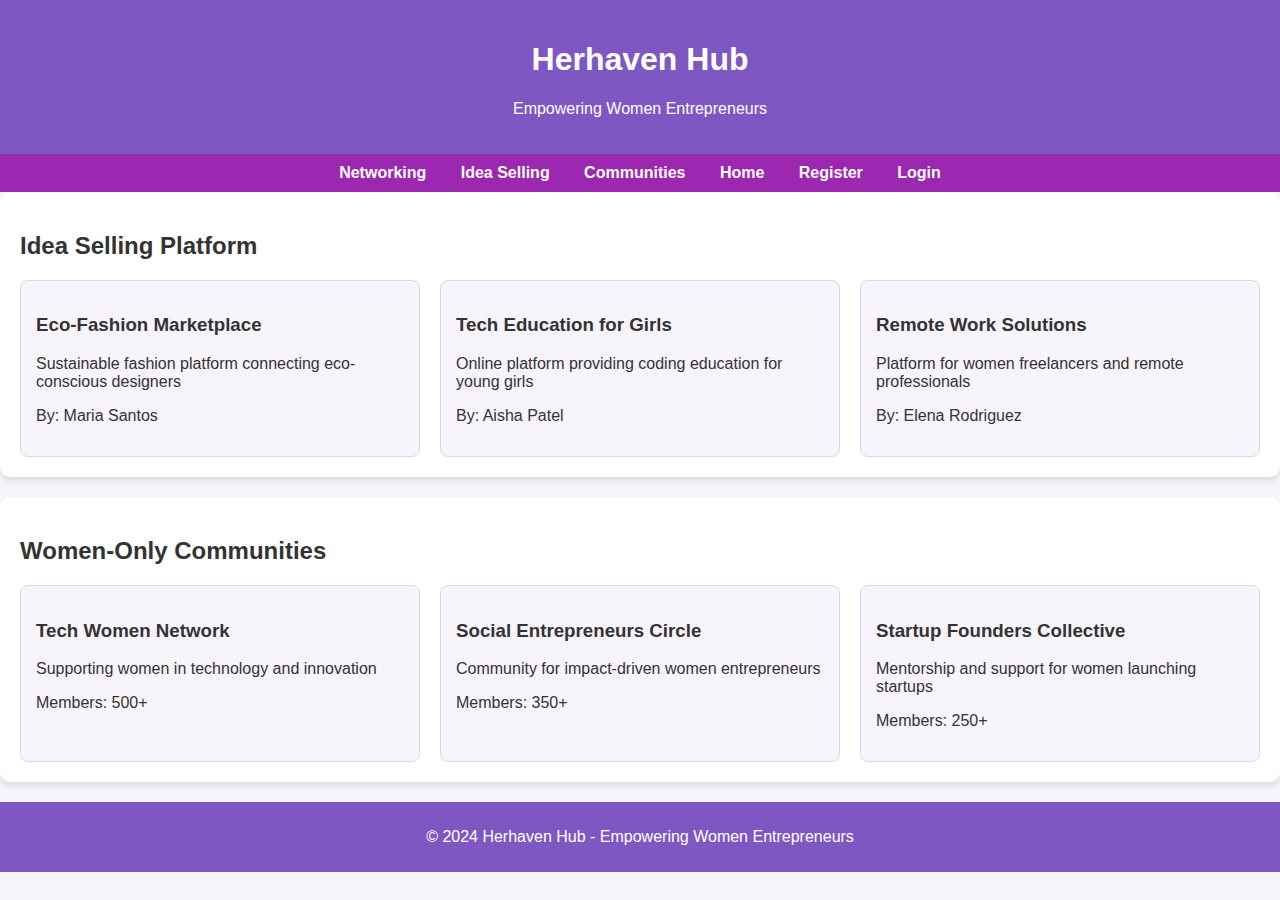
<file: templates/index.html>
<!DOCTYPE html>
<html lang="en">
<head>
    <meta charset="UTF-8">
    <meta name="viewport" content="width=device-width, initial-scale=1.0">
    <title>Herhaven Hub - Women Entrepreneurs Platform</title>
    <style>
        body {
            font-family: 'Arial', sans-serif;
            margin: 0;
            padding: 0;
            background-color: #f4f6f9;
            color: #333;
        }
        header {
            background-color: #7e57c2;
            color: white;
            padding: 20px;
            text-align: center;
        }
        .container {
            max-width: 1200px;
            margin: 0 auto;
            padding: 20px;
        }
        .section {
            background-color: white;
            border-radius: 10px;
            box-shadow: 0 4px 6px rgba(0,0,0,0.1);
            margin-bottom: 20px;
            padding: 20px;
        }
        .card-grid {
            display: grid;
            grid-template-columns: repeat(3, 1fr);
            gap: 20px;
        }
        .card {
            background-color: #f8f4fc;
            border-radius: 8px;
            padding: 15px;
            border: 1px solid #e0d6eb;
        }
        nav {
            background-color: #9c27b0;
            padding: 10px;
            text-align: center;
        }
        nav a {
            color: white;
            margin: 0 15px;
            text-decoration: none;
            font-weight: bold;
        }
    </style>
</head>
<body>
    <header>
        <h1>Herhaven Hub</h1>
        <p>Empowering Women Entrepreneurs</p>
    </header>

    <nav>
        <a href="networking.html">Networking</a>
        <a href="ideas.html">Idea Selling</a>
        <a href="communities.html">Communities</a>
        <a href="index.html">Home</a>
        <a href="register.html">Register</a>
        <a href="login.html">Login</a>
    </nav>

    <div id="ideas" class="section">
        <h2>Idea Selling Platform</h2>
        <div class="card-grid">
            <div class="card">
                <h3>Eco-Fashion Marketplace</h3>
                <p>Sustainable fashion platform connecting eco-conscious designers</p>
                <p>By: Maria Santos</p>
            </div>
            <div class="card">
                <h3>Tech Education for Girls</h3>
                <p>Online platform providing coding education for young girls</p>
                <p>By: Aisha Patel</p>
            </div>
            <div class="card">
                <h3>Remote Work Solutions</h3>
                <p>Platform for women freelancers and remote professionals</p>
                <p>By: Elena Rodriguez</p>
            </div>
        </div>
    </div>

    <div id="communities" class="section">
        <h2>Women-Only Communities</h2>
        <div class="card-grid">
            <div class="card">
                <h3>Tech Women Network</h3>
                <p>Supporting women in technology and innovation</p>
                <p>Members: 500+</p>
            </div>
            <div class="card">
                <h3>Social Entrepreneurs Circle</h3>
                <p>Community for impact-driven women entrepreneurs</p>
                <p>Members: 350+</p>
            </div>
            <div class="card">
                <h3>Startup Founders Collective</h3>
                <p>Mentorship and support for women launching startups</p>
                <p>Members: 250+</p>
            </div>
        </div>
    </div>

    <footer style="background-color: #7e57c2; color: white; text-align: center; padding: 10px;">
        <p>© 2024 Herhaven Hub - Empowering Women Entrepreneurs</p>
    </footer>
</body>
</html>
</file>
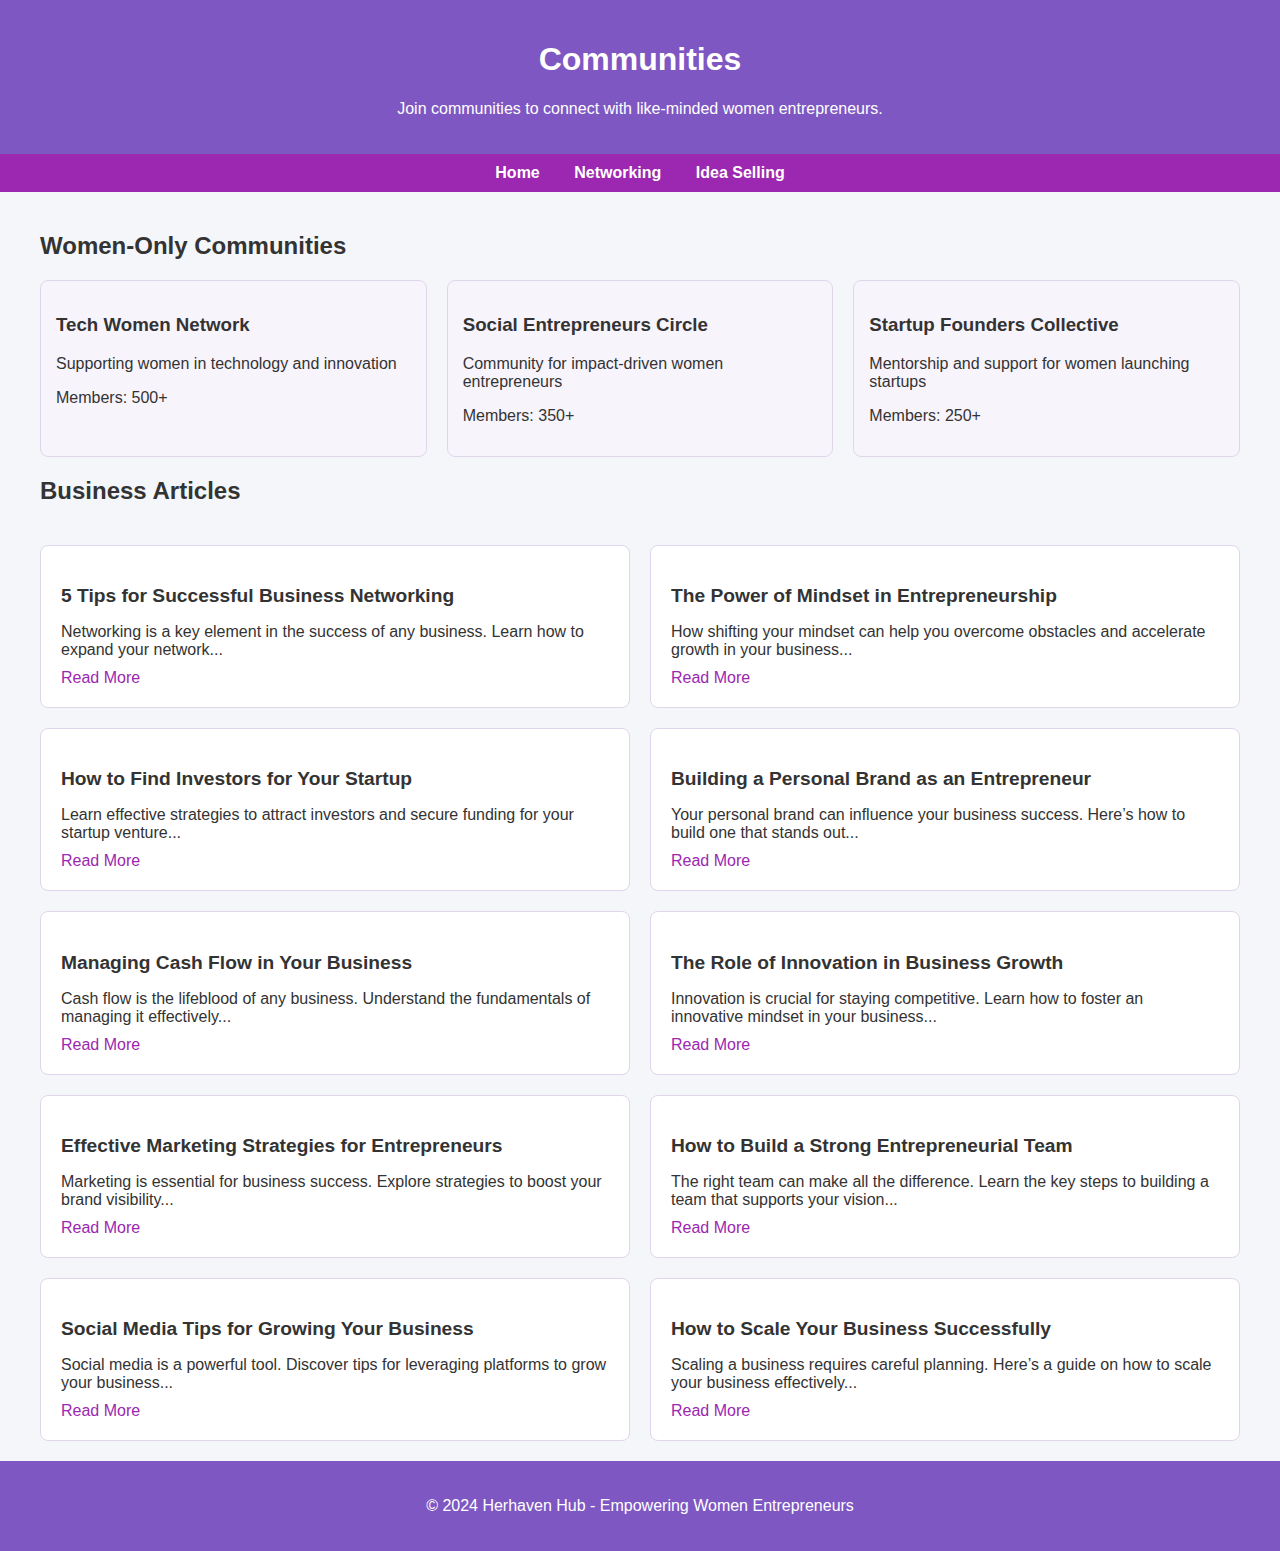
<file: templates/communities.html>
<!DOCTYPE html>
<html lang="en">
<head>
    <meta charset="UTF-8">
    <title>Communities - Herhaven Hub</title>
    <style>
        body {
            font-family: 'Arial', sans-serif;
            margin: 0;
            padding: 0;
            background-color: #f4f6f9;
            color: #333;
        }
        header, footer {
            background-color: #7e57c2;
            color: white;
            text-align: center;
            padding: 20px;
        }
        .container {
            max-width: 1200px;
            margin: 0 auto;
            padding: 20px;
        }
        .card-grid {
            display: grid;
            grid-template-columns: repeat(3, 1fr);
            gap: 20px;
        }
        .card {
            background-color: #f8f4fc;
            border-radius: 8px;
            padding: 15px;
            border: 1px solid #e0d6eb;
        }
        nav {
            background-color: #9c27b0;
            padding: 10px;
            text-align: center;
        }
        nav a {
            color: white;
            margin: 0 15px;
            text-decoration: none;
            font-weight: bold;
        }
        nav a:hover {
            text-decoration: underline;
        }
        .article-grid {
            display: grid;
            grid-template-columns: repeat(2, 1fr);
            gap: 20px;
            margin-top: 40px;
        }
        .article-card {
            background-color: #ffffff;
            border-radius: 8px;
            padding: 20px;
            border: 1px solid #e0d6eb;
        }
        .article-card h3 {
            font-size: 1.2em;
            margin-bottom: 10px;
        }
        .article-card p {
            margin-bottom: 10px;
        }
        .article-card a {
            color: #9c27b0;
            text-decoration: none;
        }
        .article-card a:hover {
            text-decoration: underline;
        }
    </style>
</head>
<body>
    <header>
        <h1>Communities</h1>
        <p>Join communities to connect with like-minded women entrepreneurs.</p>
    </header>

    <nav>
        <a href="index.html">Home</a>
        <a href="networking.html">Networking</a>
        <a href="ideas.html">Idea Selling</a>
    </nav>

    <div class="container">
        <h2>Women-Only Communities</h2>
        <div class="card-grid">
            <div class="card">
                <h3>Tech Women Network</h3>
                <p>Supporting women in technology and innovation</p>
                <p>Members: 500+</p>
            </div>
            <div class="card">
                <h3>Social Entrepreneurs Circle</h3>
                <p>Community for impact-driven women entrepreneurs</p>
                <p>Members: 350+</p>
            </div>
            <div class="card">
                <h3>Startup Founders Collective</h3>
                <p>Mentorship and support for women launching startups</p>
                <p>Members: 250+</p>
            </div>
        </div>

        <!-- Business Articles Section -->
        <h2>Business Articles</h2>
        <div class="article-grid">
            <div class="article-card">
                <h3>5 Tips for Successful Business Networking</h3>
                <p>Networking is a key element in the success of any business. Learn how to expand your network...</p>
                <a href="tips.html">Read More</a>
            </div>
            <div class="article-card">
                <h3>The Power of Mindset in Entrepreneurship</h3>
                <p>How shifting your mindset can help you overcome obstacles and accelerate growth in your business...</p>
                <a href="power.html">Read More</a>
            </div>
            <div class="article-card">
                <h3>How to Find Investors for Your Startup</h3>
                <p>Learn effective strategies to attract investors and secure funding for your startup venture...</p>
                <a href="#">Read More</a>
            </div>
            <div class="article-card">
                <h3>Building a Personal Brand as an Entrepreneur</h3>
                <p>Your personal brand can influence your business success. Here’s how to build one that stands out...</p>
                <a href="#">Read More</a>
            </div>
            <div class="article-card">
                <h3>Managing Cash Flow in Your Business</h3>
                <p>Cash flow is the lifeblood of any business. Understand the fundamentals of managing it effectively...</p>
                <a href="#">Read More</a>
            </div>
            <div class="article-card">
                <h3>The Role of Innovation in Business Growth</h3>
                <p>Innovation is crucial for staying competitive. Learn how to foster an innovative mindset in your business...</p>
                <a href="#">Read More</a>
            </div>
            <div class="article-card">
                <h3>Effective Marketing Strategies for Entrepreneurs</h3>
                <p>Marketing is essential for business success. Explore strategies to boost your brand visibility...</p>
                <a href="#">Read More</a>
            </div>
            <div class="article-card">
                <h3>How to Build a Strong Entrepreneurial Team</h3>
                <p>The right team can make all the difference. Learn the key steps to building a team that supports your vision...</p>
                <a href="#">Read More</a>
            </div>
            <div class="article-card">
                <h3>Social Media Tips for Growing Your Business</h3>
                <p>Social media is a powerful tool. Discover tips for leveraging platforms to grow your business...</p>
                <a href="#">Read More</a>
            </div>
            <div class="article-card">
                <h3>How to Scale Your Business Successfully</h3>
                <p>Scaling a business requires careful planning. Here’s a guide on how to scale your business effectively...</p>
                <a href="#">Read More</a>
            </div>
        </div>
    </div>

    <footer>
        <p>© 2024 Herhaven Hub - Empowering Women Entrepreneurs</p>
    </footer>
</body>
</html>
</file>
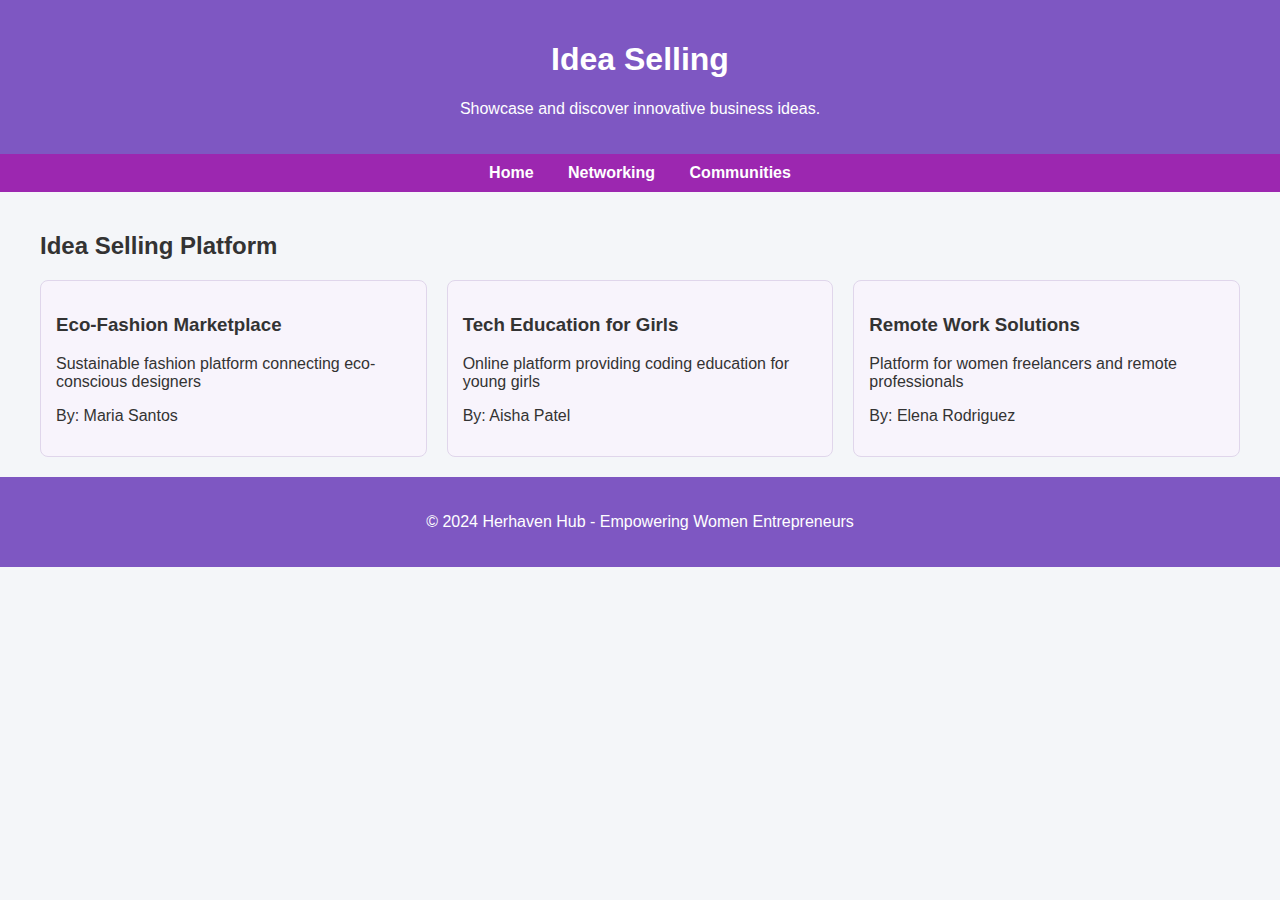
<file: templates/ideas.html>
<!DOCTYPE html>
<html lang="en">
<head>
    <meta charset="UTF-8">
    <title>Ideas - Herhaven Hub</title>
    <style>
        body {
            font-family: 'Arial', sans-serif;
            margin: 0;
            padding: 0;
            background-color: #f4f6f9;
            color: #333;
        }
        header, footer {
            background-color: #7e57c2;
            color: white;
            text-align: center;
            padding: 20px;
        }
        .container {
            max-width: 1200px;
            margin: 0 auto;
            padding: 20px;
        }
        .card-grid {
            display: grid;
            grid-template-columns: repeat(3, 1fr);
            gap: 20px;
        }
        .card {
            background-color: #f8f4fc;
            border-radius: 8px;
            padding: 15px;
            border: 1px solid #e0d6eb;
        }
        nav {
            background-color: #9c27b0;
            padding: 10px;
            text-align: center;
        }
        nav a {
            color: white;
            margin: 0 15px;
            text-decoration: none;
            font-weight: bold;
        }
        nav a:hover {
            text-decoration: underline;
        }
    </style>
</head>
<body>
    <header>
        <h1>Idea Selling</h1>
        <p>Showcase and discover innovative business ideas.</p>
    </header>

    <nav>
        <a href="index.html">Home</a>
        <a href="networking.html">Networking</a>
        <a href="communities.html">Communities</a>
    </nav>

    <div class="container">
        <h2>Idea Selling Platform</h2>
        <div class="card-grid">
            <div class="card">
                <h3>Eco-Fashion Marketplace</h3>
                <p>Sustainable fashion platform connecting eco-conscious designers</p>
                <p>By: Maria Santos</p>
            </div>
            <div class="card">
                <h3>Tech Education for Girls</h3>
                <p>Online platform providing coding education for young girls</p>
                <p>By: Aisha Patel</p>
            </div>
            <div class="card">
                <h3>Remote Work Solutions</h3>
                <p>Platform for women freelancers and remote professionals</p>
                <p>By: Elena Rodriguez</p>
            </div>
        </div>
    </div>

    <footer>
        <p>© 2024 Herhaven Hub - Empowering Women Entrepreneurs</p>
    </footer>
</body>
</html>
</file>
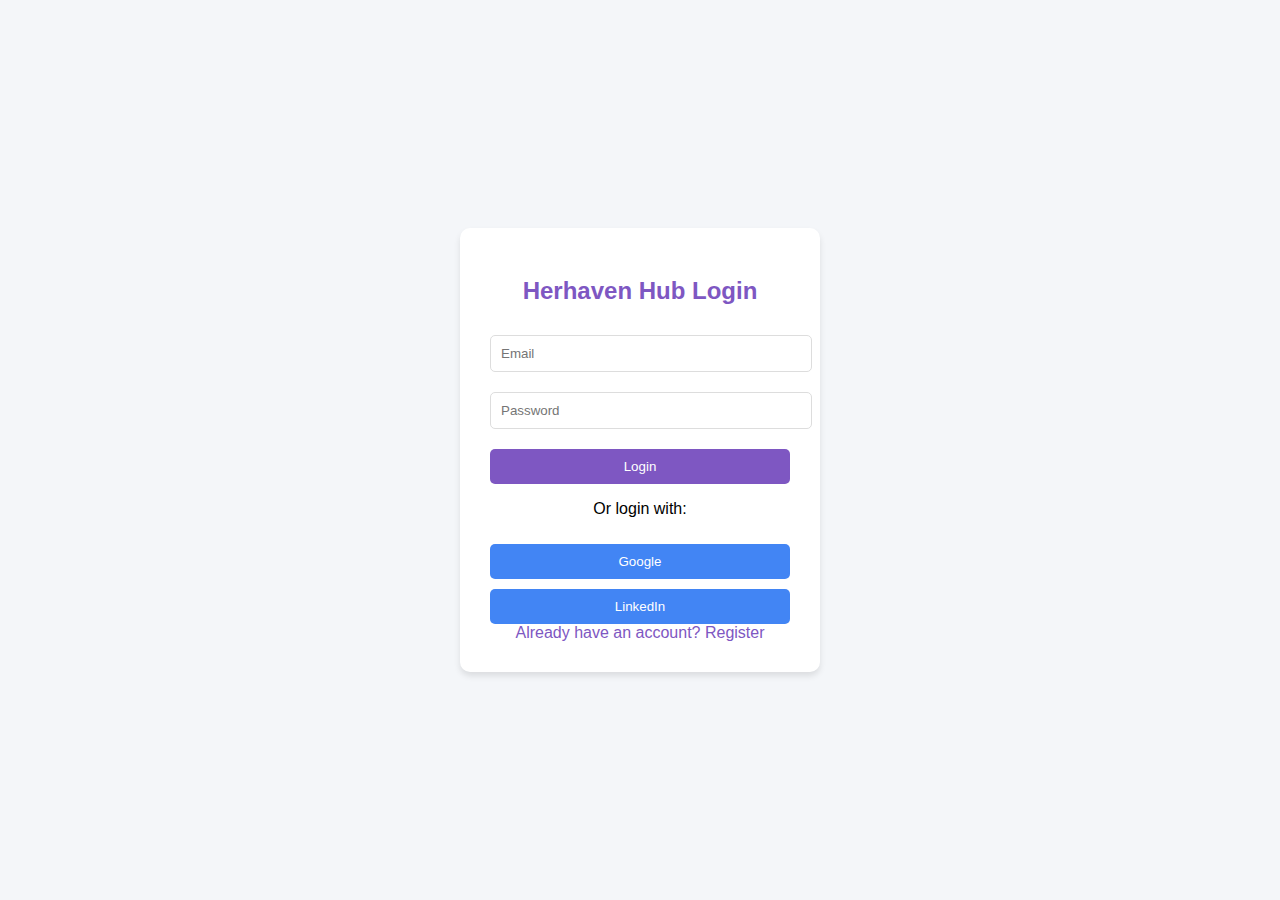
<file: templates/login.html>
<!DOCTYPE html>
<html lang="en">
<head>
    <meta charset="UTF-8">
    <title>Herhaven Hub - Login</title>
    <style>
        body {
            font-family: 'Arial', sans-serif;
            background-color: #f4f6f9;
            display: flex;
            justify-content: center;
            align-items: center;
            height: 100vh;
            margin: 0;
        }
        .login-container {
            background-color: white;
            padding: 30px;
            border-radius: 10px;
            box-shadow: 0 4px 6px rgba(0,0,0,0.1);
            width: 300px;
            text-align: center;
        }
        .login-container h2 {
            color: #7e57c2;
            margin-bottom: 20px;
        }
        .login-container input {
            width: 100%;
            padding: 10px;
            margin: 10px 0;
            border: 1px solid #ddd;
            border-radius: 5px;
        }
        .login-container button {
            width: 100%;
            padding: 10px;
            background-color: #7e57c2;
            color: white;
            border: none;
            border-radius: 5px;
            cursor: pointer;
            margin-top: 10px;
        }
        .login-container .signup-link {
            margin-top: 15px;
            color: #7e57c2;
            text-decoration: none;
        }
        .social-login {
            margin-top: 15px;
        }
        .social-login button {
            background-color: #4285f4;
            margin-top: 10px;
        }
    </style>
</head>
<body>
    <div class="login-container">
        <h2>Herhaven Hub Login</h2>
        <form id="login-form">
            <input type="email" placeholder="Email" required>
            <input type="password" placeholder="Password" required>
            <button type="submit">Login</button>
        </form>
        <div class="social-login">
            <p>Or login with:</p>
            <button>Google</button>
            <button>LinkedIn</button>
        </div>
        <a href="register.html" class="signup-link">Already have an account? Register</a>
    </div>
</body>
</html>
</file>
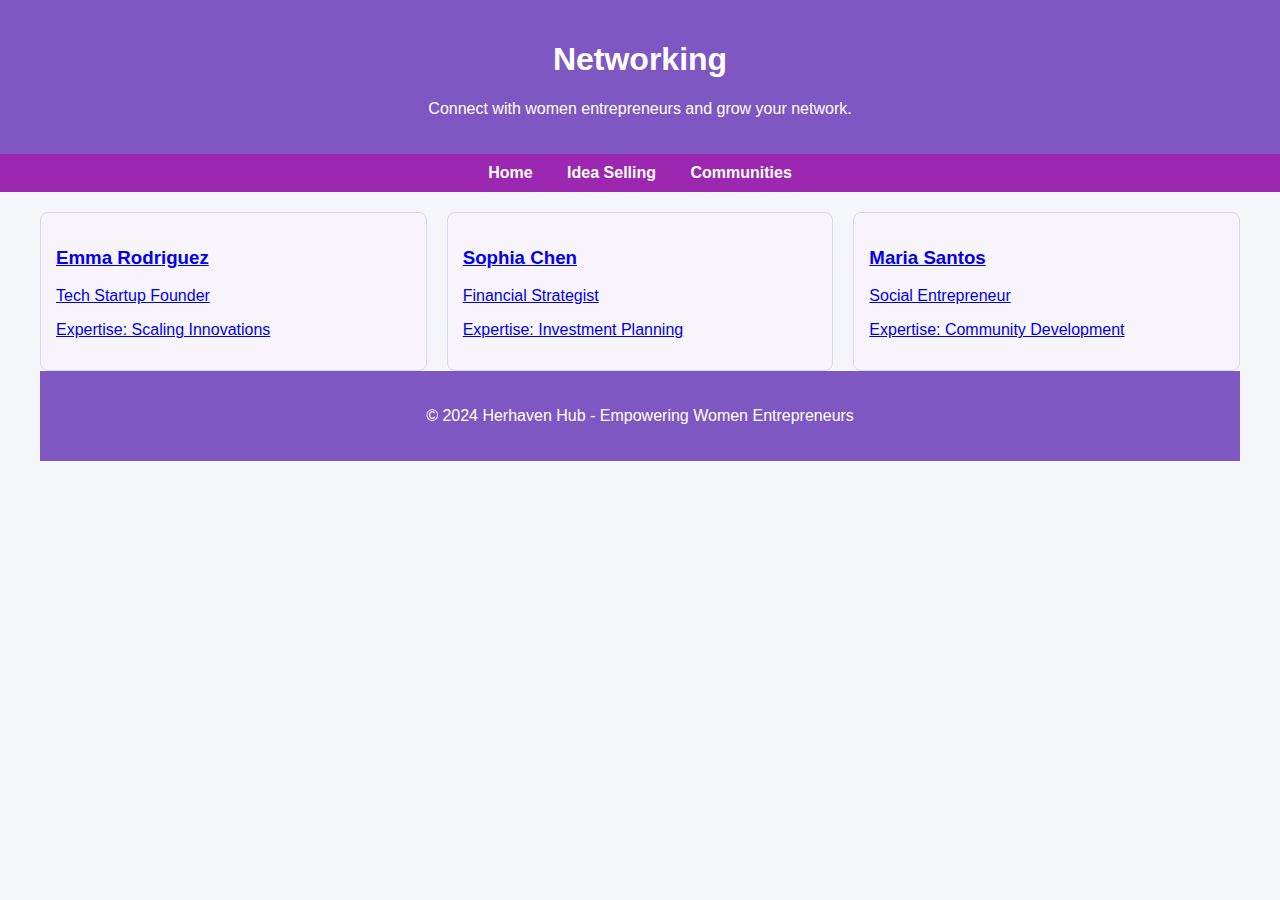
<file: templates/networking.html>
<!DOCTYPE html>
<html lang="en">
<head>
    <meta charset="UTF-8">
    <title>Networking - Herhaven Hub</title>
    <style>
        body {
            font-family: 'Arial', sans-serif;
            margin: 0;
            padding: 0;
            background-color: #f4f6f9;
            color: #333;
        }
        header, footer {
            background-color: #7e57c2;
            color: white;
            text-align: center;
            padding: 20px;
        }
        .container {
            max-width: 1200px;
            margin: 0 auto;
            padding: 20px;
        }
        .card-grid {
            display: grid;
            grid-template-columns: repeat(3, 1fr);
            gap: 20px;
        }
        .card {
            background-color: #f8f4fc;
            border-radius: 8px;
            padding: 15px;
            border: 1px solid #e0d6eb;
        }
        nav {
            background-color: #9c27b0;
            padding: 10px;
            text-align: center;
        }
        nav a {
            color: white;
            margin: 0 15px;
            text-decoration: none;
            font-weight: bold;
        }
        nav a:hover {
            text-decoration: underline;
        }
    </style>
</head>
<body>
    <header>
        <h1>Networking</h1>
        <p>Connect with women entrepreneurs and grow your network.</p>
    </header>

    <nav>
        <a href="index.html">Home</a>
        <a href="ideas.html">Idea Selling</a>
        <a href="communities.html">Communities</a>
    </nav>

    <div class="container">
        <div class="card-grid">
            <a href="emma-profile.html" class="card">
                <h3>Emma Rodriguez</h3>
                <p>Tech Startup Founder</p>
                <p>Expertise: Scaling Innovations</p>
            </a>
            <a href="sophia-profile.html" class="card">
                <h3>Sophia Chen</h3>
                <p>Financial Strategist</p>
                <p>Expertise: Investment Planning</p>
            </a>
            <a href="maria-profile.html" class="card">
                <h3>Maria Santos</h3>
                <p>Social Entrepreneur</p>
                <p>Expertise: Community Development</p>
            </a>
        </div>

    <footer>
        <p>© 2024 Herhaven Hub - Empowering Women Entrepreneurs</p>
    </footer>
</body>
</html>
</file>
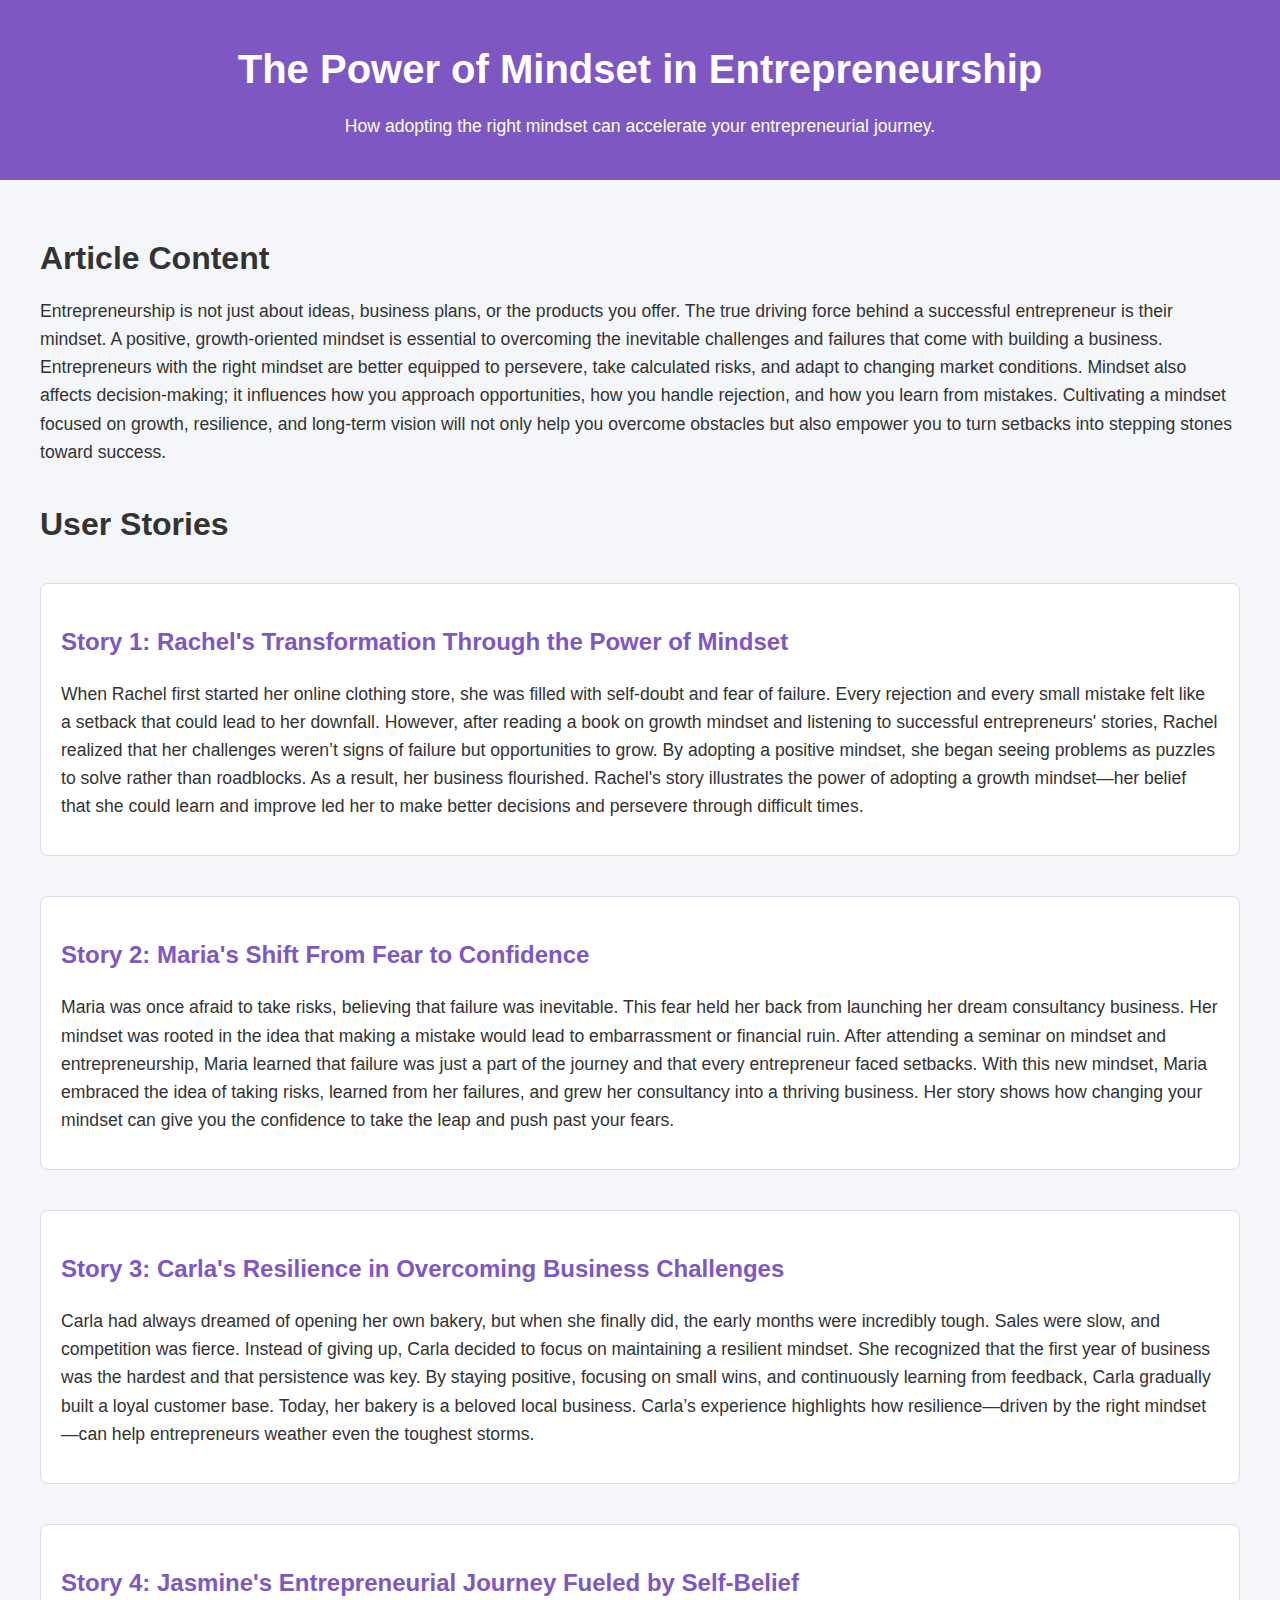
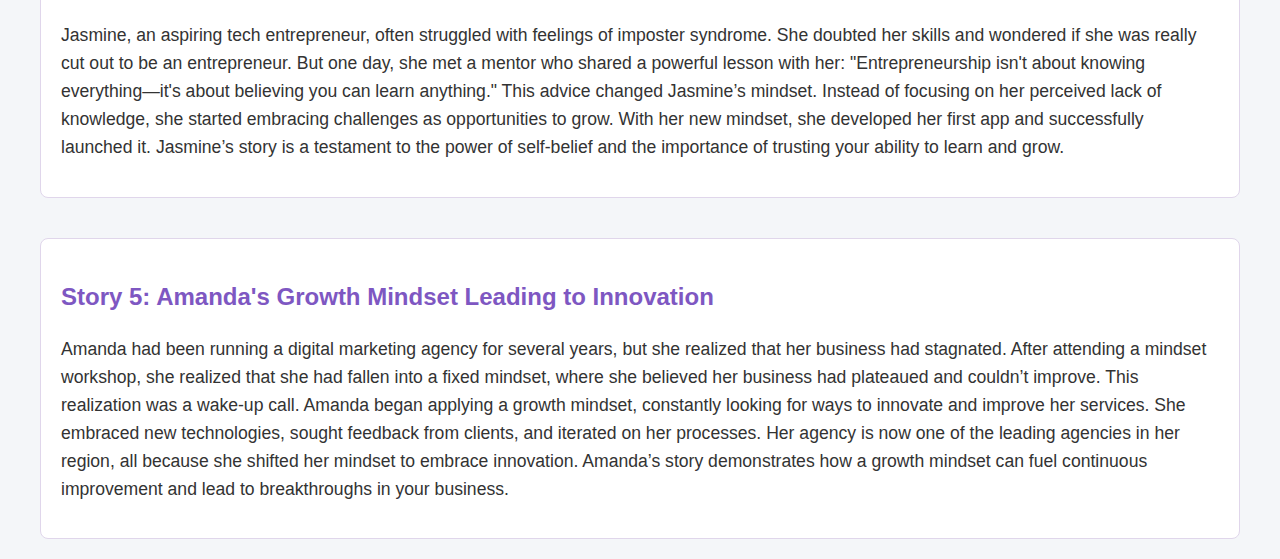
<file: templates/power.html>
<!DOCTYPE html>
<html lang="en">
<head>
    <meta charset="UTF-8">
    <meta name="viewport" content="width=device-width, initial-scale=1.0">
    <title>The Power of Mindset in Entrepreneurship - Herhaven Hub</title>
    <style>
        body {
            font-family: 'Arial', sans-serif;
            margin: 0;
            padding: 0;
            background-color: #f4f6f9;
            color: #333;
        }
        header {
            background-color: #7e57c2;
            color: white;
            text-align: center;
            padding: 20px;
        }
        .container {
            max-width: 1200px;
            margin: 0 auto;
            padding: 20px;
        }
        h1 {
            font-size: 2.5em;
            margin-bottom: 20px;
        }
        h2 {
            font-size: 2em;
            margin-top: 40px;
            margin-bottom: 20px;
        }
        p {
            font-size: 1.1em;
            line-height: 1.6;
            margin-bottom: 20px;
        }
        .user-story {
            background-color: #ffffff;
            border-radius: 8px;
            padding: 20px;
            border: 1px solid #e0d6eb;
            margin-top: 40px;
        }
        .user-story h3 {
            font-size: 1.5em;
            color: #7e57c2;
        }
        .user-story p {
            margin-bottom: 15px;
        }
    </style>
</head>
<body>

    <header>
        <h1>The Power of Mindset in Entrepreneurship</h1>
        <p>How adopting the right mindset can accelerate your entrepreneurial journey.</p>
    </header>

    <div class="container">
        <h2>Article Content</h2>

        <p>Entrepreneurship is not just about ideas, business plans, or the products you offer. The true driving force behind a successful entrepreneur is their mindset. A positive, growth-oriented mindset is essential to overcoming the inevitable challenges and failures that come with building a business. Entrepreneurs with the right mindset are better equipped to persevere, take calculated risks, and adapt to changing market conditions. Mindset also affects decision-making; it influences how you approach opportunities, how you handle rejection, and how you learn from mistakes. Cultivating a mindset focused on growth, resilience, and long-term vision will not only help you overcome obstacles but also empower you to turn setbacks into stepping stones toward success.</p>

        <h2>User Stories</h2>

        <div class="user-story">
            <h3>Story 1: Rachel's Transformation Through the Power of Mindset</h3>
            <p>When Rachel first started her online clothing store, she was filled with self-doubt and fear of failure. Every rejection and every small mistake felt like a setback that could lead to her downfall. However, after reading a book on growth mindset and listening to successful entrepreneurs' stories, Rachel realized that her challenges weren’t signs of failure but opportunities to grow. By adopting a positive mindset, she began seeing problems as puzzles to solve rather than roadblocks. As a result, her business flourished. Rachel's story illustrates the power of adopting a growth mindset—her belief that she could learn and improve led her to make better decisions and persevere through difficult times.</p>
        </div>

        <div class="user-story">
            <h3>Story 2: Maria's Shift From Fear to Confidence</h3>
            <p>Maria was once afraid to take risks, believing that failure was inevitable. This fear held her back from launching her dream consultancy business. Her mindset was rooted in the idea that making a mistake would lead to embarrassment or financial ruin. After attending a seminar on mindset and entrepreneurship, Maria learned that failure was just a part of the journey and that every entrepreneur faced setbacks. With this new mindset, Maria embraced the idea of taking risks, learned from her failures, and grew her consultancy into a thriving business. Her story shows how changing your mindset can give you the confidence to take the leap and push past your fears.</p>
        </div>

        <div class="user-story">
            <h3>Story 3: Carla's Resilience in Overcoming Business Challenges</h3>
            <p>Carla had always dreamed of opening her own bakery, but when she finally did, the early months were incredibly tough. Sales were slow, and competition was fierce. Instead of giving up, Carla decided to focus on maintaining a resilient mindset. She recognized that the first year of business was the hardest and that persistence was key. By staying positive, focusing on small wins, and continuously learning from feedback, Carla gradually built a loyal customer base. Today, her bakery is a beloved local business. Carla’s experience highlights how resilience—driven by the right mindset—can help entrepreneurs weather even the toughest storms.</p>
        </div>

        <div class="user-story">
            <h3>Story 4: Jasmine's Entrepreneurial Journey Fueled by Self-Belief</h3>
            <p>Jasmine, an aspiring tech entrepreneur, often struggled with feelings of imposter syndrome. She doubted her skills and wondered if she was really cut out to be an entrepreneur. But one day, she met a mentor who shared a powerful lesson with her: "Entrepreneurship isn't about knowing everything—it's about believing you can learn anything." This advice changed Jasmine’s mindset. Instead of focusing on her perceived lack of knowledge, she started embracing challenges as opportunities to grow. With her new mindset, she developed her first app and successfully launched it. Jasmine’s story is a testament to the power of self-belief and the importance of trusting your ability to learn and grow.</p>
        </div>

        <div class="user-story">
            <h3>Story 5: Amanda's Growth Mindset Leading to Innovation</h3>
            <p>Amanda had been running a digital marketing agency for several years, but she realized that her business had stagnated. After attending a mindset workshop, she realized that she had fallen into a fixed mindset, where she believed her business had plateaued and couldn’t improve. This realization was a wake-up call. Amanda began applying a growth mindset, constantly looking for ways to innovate and improve her services. She embraced new technologies, sought feedback from clients, and iterated on her processes. Her agency is now one of the leading agencies in her region, all because she shifted her mindset to embrace innovation. Amanda’s story demonstrates how a growth mindset can fuel continuous improvement and lead to breakthroughs in your business.</p>
        </div>

    </div>

</body>
</html>
</file>
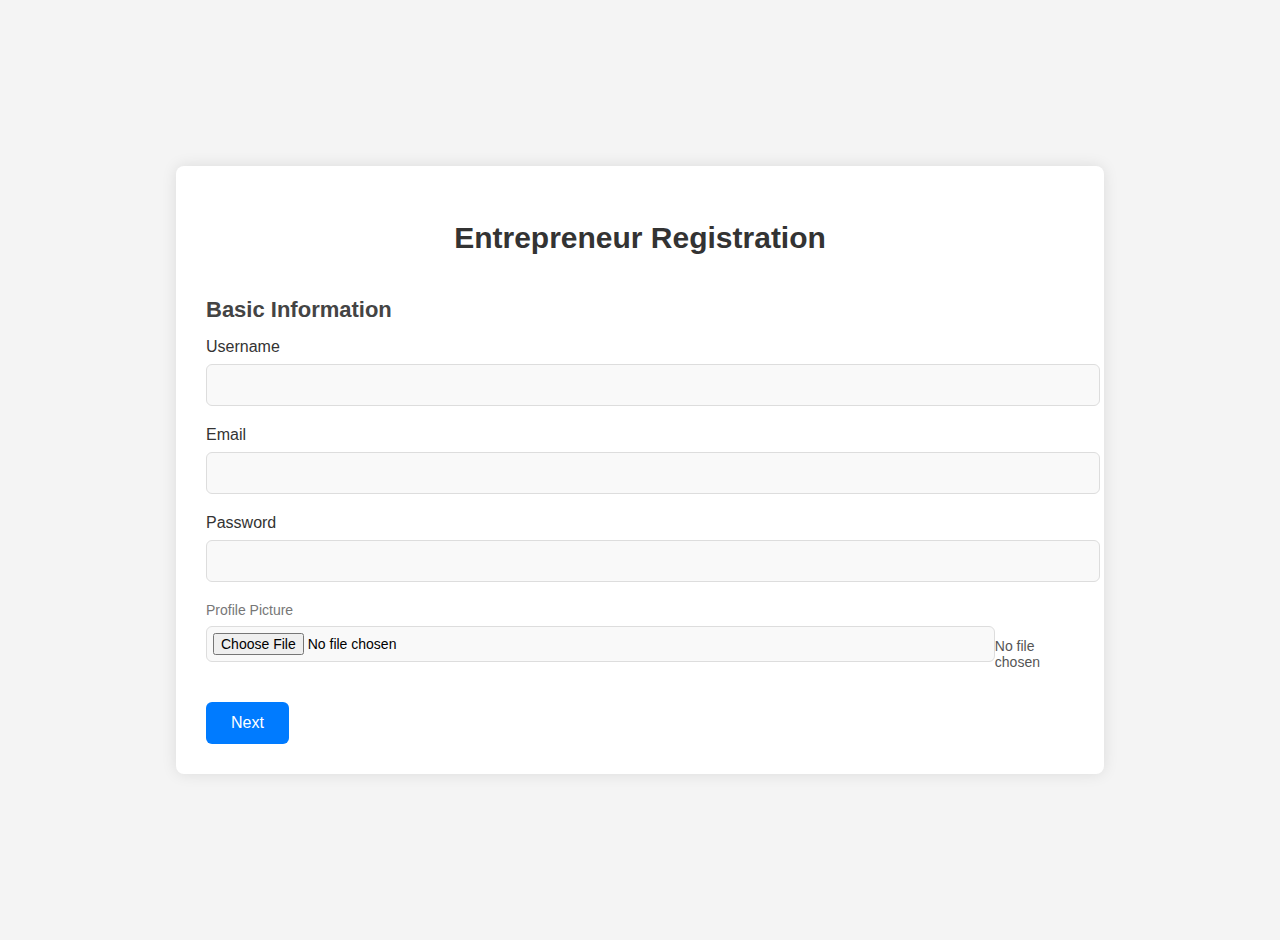
<file: templates/register.html>
<!DOCTYPE html>
<html lang="en">
<head>
    <meta charset="UTF-8">
    <meta name="viewport" content="width=device-width, initial-scale=1.0">
    <title>Entrepreneur Registration</title>
    <style>
        body {
            font-family: Arial, sans-serif;
            margin: 0;
            padding: 0;
            background-color: #f4f4f4;
        }

        .container {
            display: flex;
            height: 100vh;
            justify-content: center;
            align-items: center;
            padding: 20px;
        }

        .form-container {
            width: 70%;
            background: #ffffff;
            padding: 30px;
            box-shadow: 0 0 15px rgba(0, 0, 0, 0.1);
            border-radius: 8px;
            display: flex;
            flex-direction: column;
            align-items: center;
        }

        h2 {
            font-size: 30px;
            font-weight: bold;
            margin-bottom: 20px;
            color: #333;
        }

        .form-section {
            width: 100%;
        }

        .form-section h3 {
            font-size: 22px;
            margin-bottom: 15px;
            font-weight: bold;
            color: #444;
        }

        label {
            font-size: 16px;
            margin-bottom: 8px;
            color: #333;
            display: block;
        }

        input[type="text"],
        input[type="email"],
        input[type="password"],
        input[type="file"],
        input[type="url"] {
            width: 100%;
            padding: 12px;
            margin-bottom: 20px;
            border: 1px solid #ddd;
            border-radius: 6px;
            font-size: 14px;
            background-color: #f9f9f9;
        }

        input[type="file"] {
            padding: 6px;
        }

        button {
            background-color: #007bff;
            color: white;
            padding: 12px 25px;
            border: none;
            border-radius: 6px;
            cursor: pointer;
            font-size: 16px;
            margin-top: 20px;
            transition: background-color 0.3s ease;
        }

        button:hover {
            background-color: #0056b3;
        }

        .navigation-buttons {
            display: flex;
            justify-content: space-between;
            width: 100%;
        }

        .image-container {
            display: none;
        }

        .file-label {
            font-size: 14px;
            color: #777;
        }

        .file-input-container {
            display: flex;
            justify-content: space-between;
            align-items: center;
        }

        .file-input-container input[type="file"] {
            padding: 6px;
            font-size: 14px;
        }

        .file-input-container .file-name {
            font-size: 14px;
            color: #555;
        }
    </style>
</head>
<body>

    <div class="container">
        <div class="form-container">
            <h2>Entrepreneur Registration</h2>

            <!-- Basic Information Form -->
            <div class="form-section" id="basic-info-section">
                <h3>Basic Information</h3>
                <form id="basic-info-form" method="POST" enctype="multipart/form-data">

                    <!-- Username Field -->
                    <label for="username">Username</label>
                    <input type="text" id="username" name="username" required>

                    <!-- Email Field -->
                    <label for="email">Email</label>
                    <input type="email" id="email" name="email" required>

                    <!-- Password Field -->
                    <label for="password">Password</label>
                    <input type="password" id="password" name="password" required>

                    <!-- Profile Picture Upload -->
                    <label for="profile-picture" class="file-label">Profile Picture</label>
                    <div class="file-input-container">
                        <input type="file" id="profile-picture" name="profile_picture" class="form-control" onchange="updateFileName(event)">
                        <span class="file-name">No file chosen</span>
                    </div>

                    <div class="navigation-buttons">
                        <button type="button" id="next-button">Next</button>
                    </div>
                </form>
            </div>

            <!-- Professional Details Form -->
            <div class="form-section" id="professional-details-section" style="display: none;">
                <h3>Professional Details</h3>
                <form id="professional-details-form" method="POST">
                    <label for="business-name">Business Name/Title</label>
                    <input type="text" id="business-name" name="business-name" required>

                    <label for="industry">Industry/Field of Work</label>
                    <input type="text" id="industry" name="industry" required>

                    <label for="linkedin">LinkedIn URL</label>
                    <input type="url" id="linkedin" name="linkedin" required>

                    <div class="navigation-buttons">
                        <button type="submit" id="finish-button">Finish</button>
                    </div>
                </form>
            </div>
        </div>
    </div>

    <script>
        document.addEventListener('DOMContentLoaded', function() {
            const nextButton = document.getElementById('next-button');
            const finishButton = document.getElementById('finish-button');
            const basicInfoSection = document.getElementById('basic-info-section');
            const professionalDetailsSection = document.getElementById('professional-details-section');
            const basicInfoForm = document.getElementById('basic-info-form');
            const professionalDetailsForm = document.getElementById('professional-details-form');

            // Event listener for the "Next" button (moving to Professional Details)
            nextButton.addEventListener('click', function(event) {
                event.preventDefault();
                if (basicInfoForm.checkValidity()) {
                    basicInfoSection.style.display = 'none';
                    professionalDetailsSection.style.display = 'block';
                } else {
                    alert('Please fill in all required fields.');
                }
            });

            // Event listener for the "Finish" button (submitting the form)
            finishButton.addEventListener('click', function(event) {
                event.preventDefault();
                if (professionalDetailsForm.checkValidity()) {
                    alert('Your registration is complete!');
                    // You can process the form data here or submit it to your server.
                } else {
                    alert('Please fill in all required fields in the Professional Details section.');
                }
            });

            // Update file name on file input change
            function updateFileName(event) {
                const fileNameSpan = event.target.nextElementSibling;
                fileNameSpan.textContent = event.target.files.length > 0 ? event.target.files[0].name : 'No file chosen';
            }
        });
    </script>

</body>
</html>
</file>
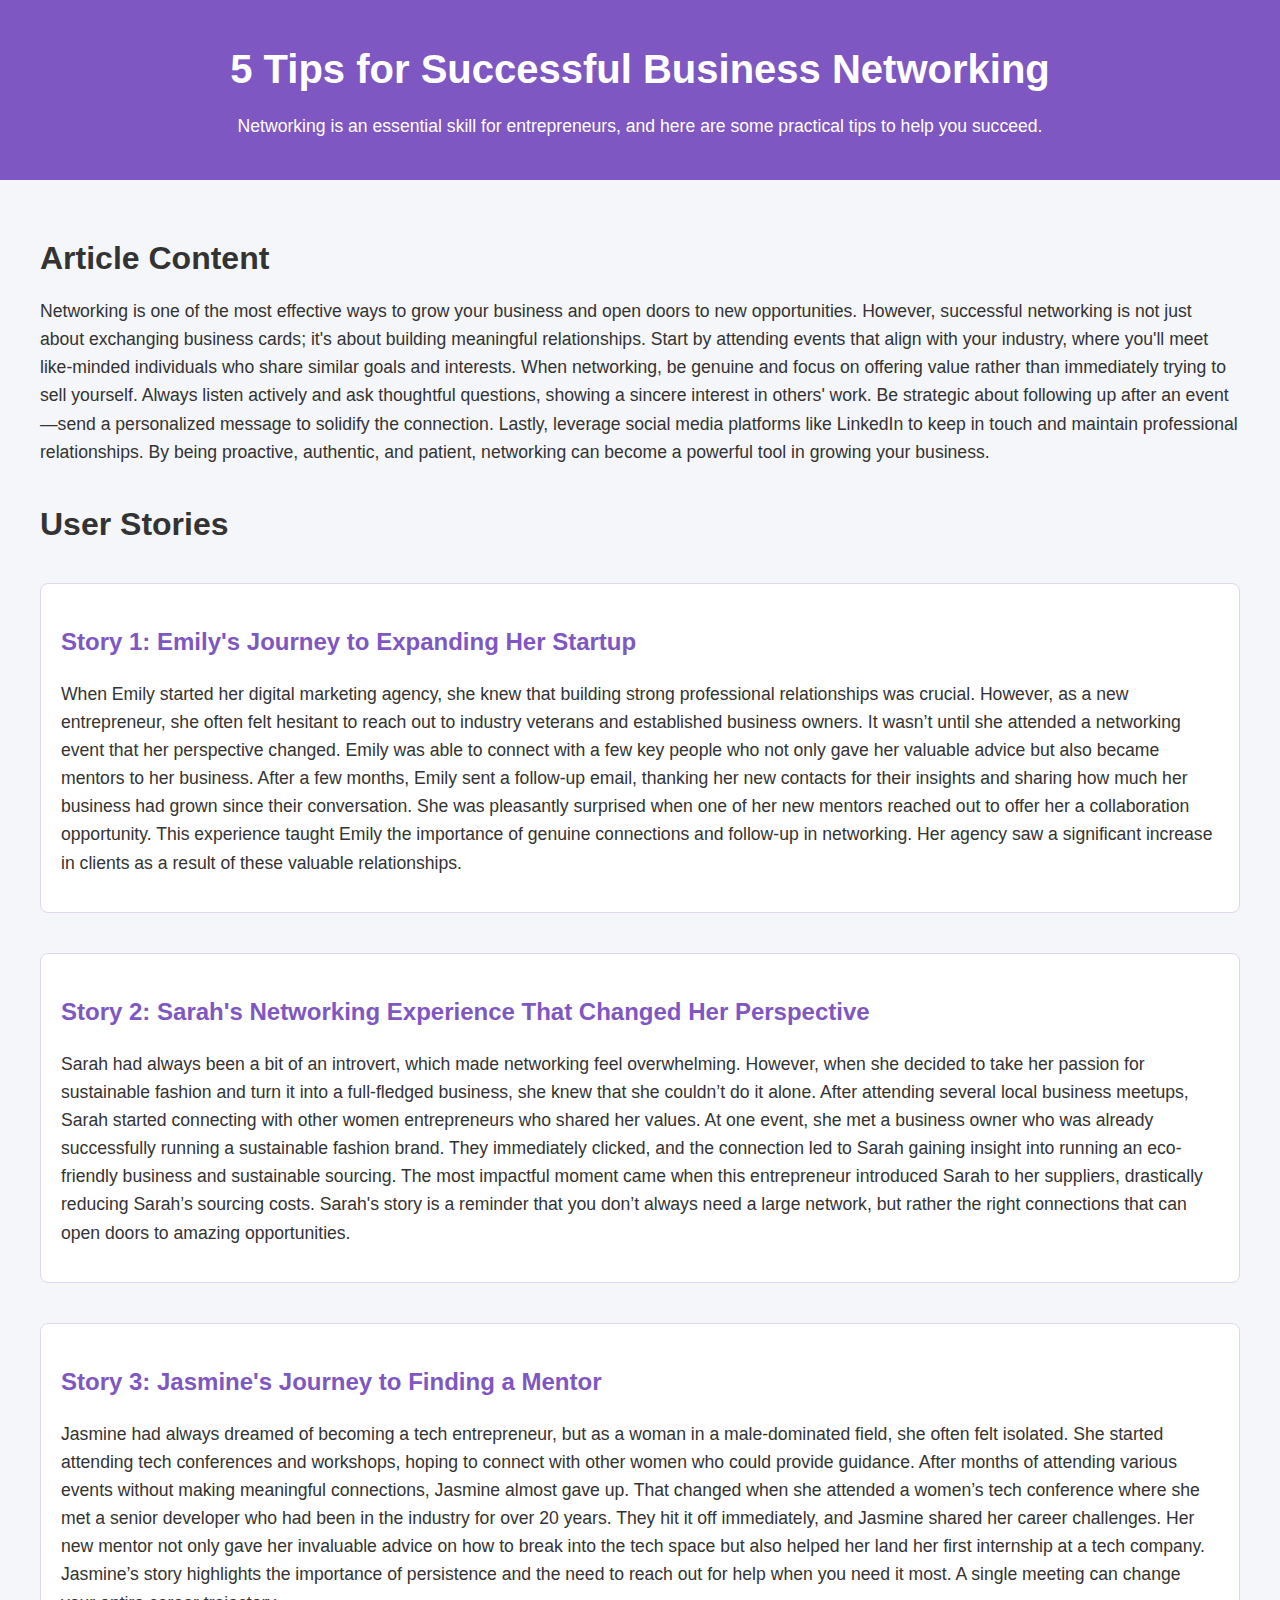
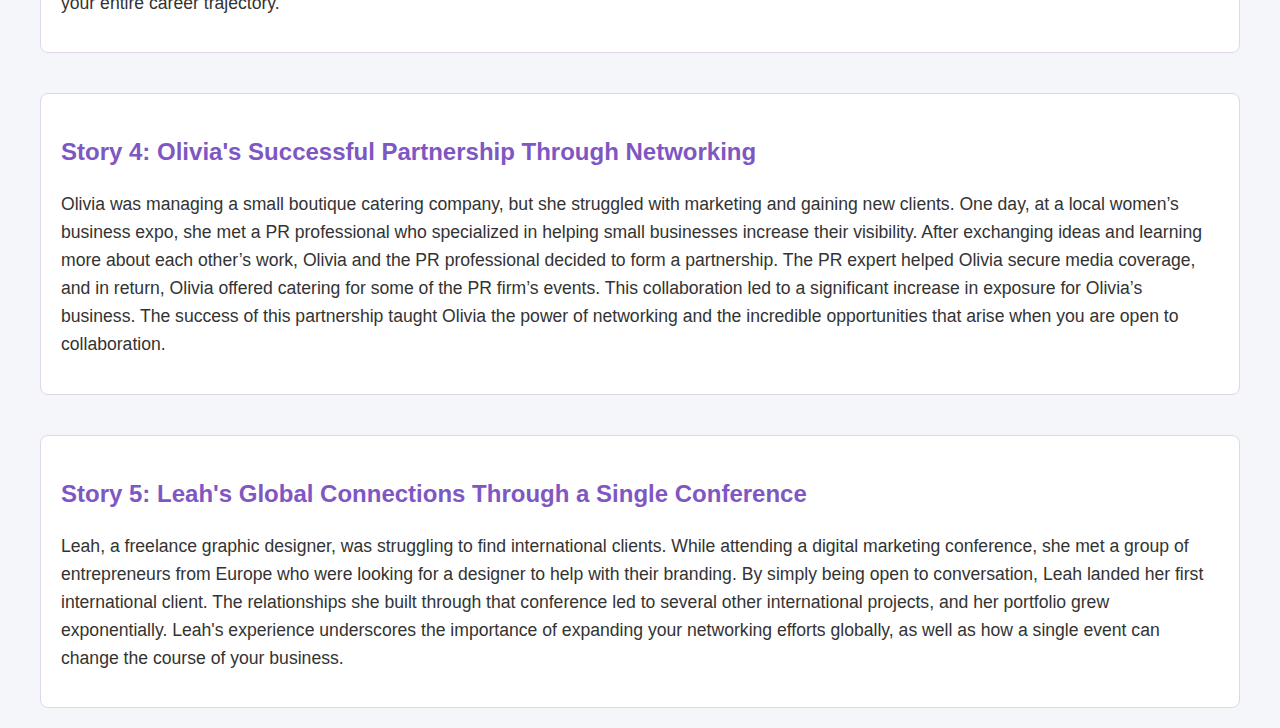
<file: templates/tips.html>
<!DOCTYPE html>
<html lang="en">
<head>
    <meta charset="UTF-8">
    <meta name="viewport" content="width=device-width, initial-scale=1.0">
    <title>5 Tips for Successful Business Networking - Herhaven Hub</title>
    <style>
        body {
            font-family: 'Arial', sans-serif;
            margin: 0;
            padding: 0;
            background-color: #f4f6f9;
            color: #333;
        }
        header {
            background-color: #7e57c2;
            color: white;
            text-align: center;
            padding: 20px;
        }
        .container {
            max-width: 1200px;
            margin: 0 auto;
            padding: 20px;
        }
        h1 {
            font-size: 2.5em;
            margin-bottom: 20px;
        }
        h2 {
            font-size: 2em;
            margin-top: 40px;
            margin-bottom: 20px;
        }
        p {
            font-size: 1.1em;
            line-height: 1.6;
            margin-bottom: 20px;
        }
        .user-story {
            background-color: #ffffff;
            border-radius: 8px;
            padding: 20px;
            border: 1px solid #e0d6eb;
            margin-top: 40px;
        }
        .user-story h3 {
            font-size: 1.5em;
            color: #7e57c2;
        }
        .user-story p {
            margin-bottom: 15px;
        }
    </style>
</head>
<body>

    <header>
        <h1>5 Tips for Successful Business Networking</h1>
        <p>Networking is an essential skill for entrepreneurs, and here are some practical tips to help you succeed.</p>
    </header>

    <div class="container">
        <h2>Article Content</h2>

        <p>Networking is one of the most effective ways to grow your business and open doors to new opportunities. However, successful networking is not just about exchanging business cards; it's about building meaningful relationships. Start by attending events that align with your industry, where you'll meet like-minded individuals who share similar goals and interests. When networking, be genuine and focus on offering value rather than immediately trying to sell yourself. Always listen actively and ask thoughtful questions, showing a sincere interest in others' work. Be strategic about following up after an event—send a personalized message to solidify the connection. Lastly, leverage social media platforms like LinkedIn to keep in touch and maintain professional relationships. By being proactive, authentic, and patient, networking can become a powerful tool in growing your business.</p>

        <h2>User Stories</h2>

        <div class="user-story">
            <h3>Story 1: Emily's Journey to Expanding Her Startup</h3>
            <p>When Emily started her digital marketing agency, she knew that building strong professional relationships was crucial. However, as a new entrepreneur, she often felt hesitant to reach out to industry veterans and established business owners. It wasn’t until she attended a networking event that her perspective changed. Emily was able to connect with a few key people who not only gave her valuable advice but also became mentors to her business. After a few months, Emily sent a follow-up email, thanking her new contacts for their insights and sharing how much her business had grown since their conversation. She was pleasantly surprised when one of her new mentors reached out to offer her a collaboration opportunity. This experience taught Emily the importance of genuine connections and follow-up in networking. Her agency saw a significant increase in clients as a result of these valuable relationships.</p>
        </div>

        <div class="user-story">
            <h3>Story 2: Sarah's Networking Experience That Changed Her Perspective</h3>
            <p>Sarah had always been a bit of an introvert, which made networking feel overwhelming. However, when she decided to take her passion for sustainable fashion and turn it into a full-fledged business, she knew that she couldn’t do it alone. After attending several local business meetups, Sarah started connecting with other women entrepreneurs who shared her values. At one event, she met a business owner who was already successfully running a sustainable fashion brand. They immediately clicked, and the connection led to Sarah gaining insight into running an eco-friendly business and sustainable sourcing. The most impactful moment came when this entrepreneur introduced Sarah to her suppliers, drastically reducing Sarah’s sourcing costs. Sarah's story is a reminder that you don’t always need a large network, but rather the right connections that can open doors to amazing opportunities.</p>
        </div>

        <div class="user-story">
            <h3>Story 3: Jasmine's Journey to Finding a Mentor</h3>
            <p>Jasmine had always dreamed of becoming a tech entrepreneur, but as a woman in a male-dominated field, she often felt isolated. She started attending tech conferences and workshops, hoping to connect with other women who could provide guidance. After months of attending various events without making meaningful connections, Jasmine almost gave up. That changed when she attended a women’s tech conference where she met a senior developer who had been in the industry for over 20 years. They hit it off immediately, and Jasmine shared her career challenges. Her new mentor not only gave her invaluable advice on how to break into the tech space but also helped her land her first internship at a tech company. Jasmine’s story highlights the importance of persistence and the need to reach out for help when you need it most. A single meeting can change your entire career trajectory.</p>
        </div>

        <div class="user-story">
            <h3>Story 4: Olivia's Successful Partnership Through Networking</h3>
            <p>Olivia was managing a small boutique catering company, but she struggled with marketing and gaining new clients. One day, at a local women’s business expo, she met a PR professional who specialized in helping small businesses increase their visibility. After exchanging ideas and learning more about each other’s work, Olivia and the PR professional decided to form a partnership. The PR expert helped Olivia secure media coverage, and in return, Olivia offered catering for some of the PR firm’s events. This collaboration led to a significant increase in exposure for Olivia’s business. The success of this partnership taught Olivia the power of networking and the incredible opportunities that arise when you are open to collaboration.</p>
        </div>

        <div class="user-story">
            <h3>Story 5: Leah's Global Connections Through a Single Conference</h3>
            <p>Leah, a freelance graphic designer, was struggling to find international clients. While attending a digital marketing conference, she met a group of entrepreneurs from Europe who were looking for a designer to help with their branding. By simply being open to conversation, Leah landed her first international client. The relationships she built through that conference led to several other international projects, and her portfolio grew exponentially. Leah's experience underscores the importance of expanding your networking efforts globally, as well as how a single event can change the course of your business.</p>
        </div>

    </div>

</body>
</html>
</file>
